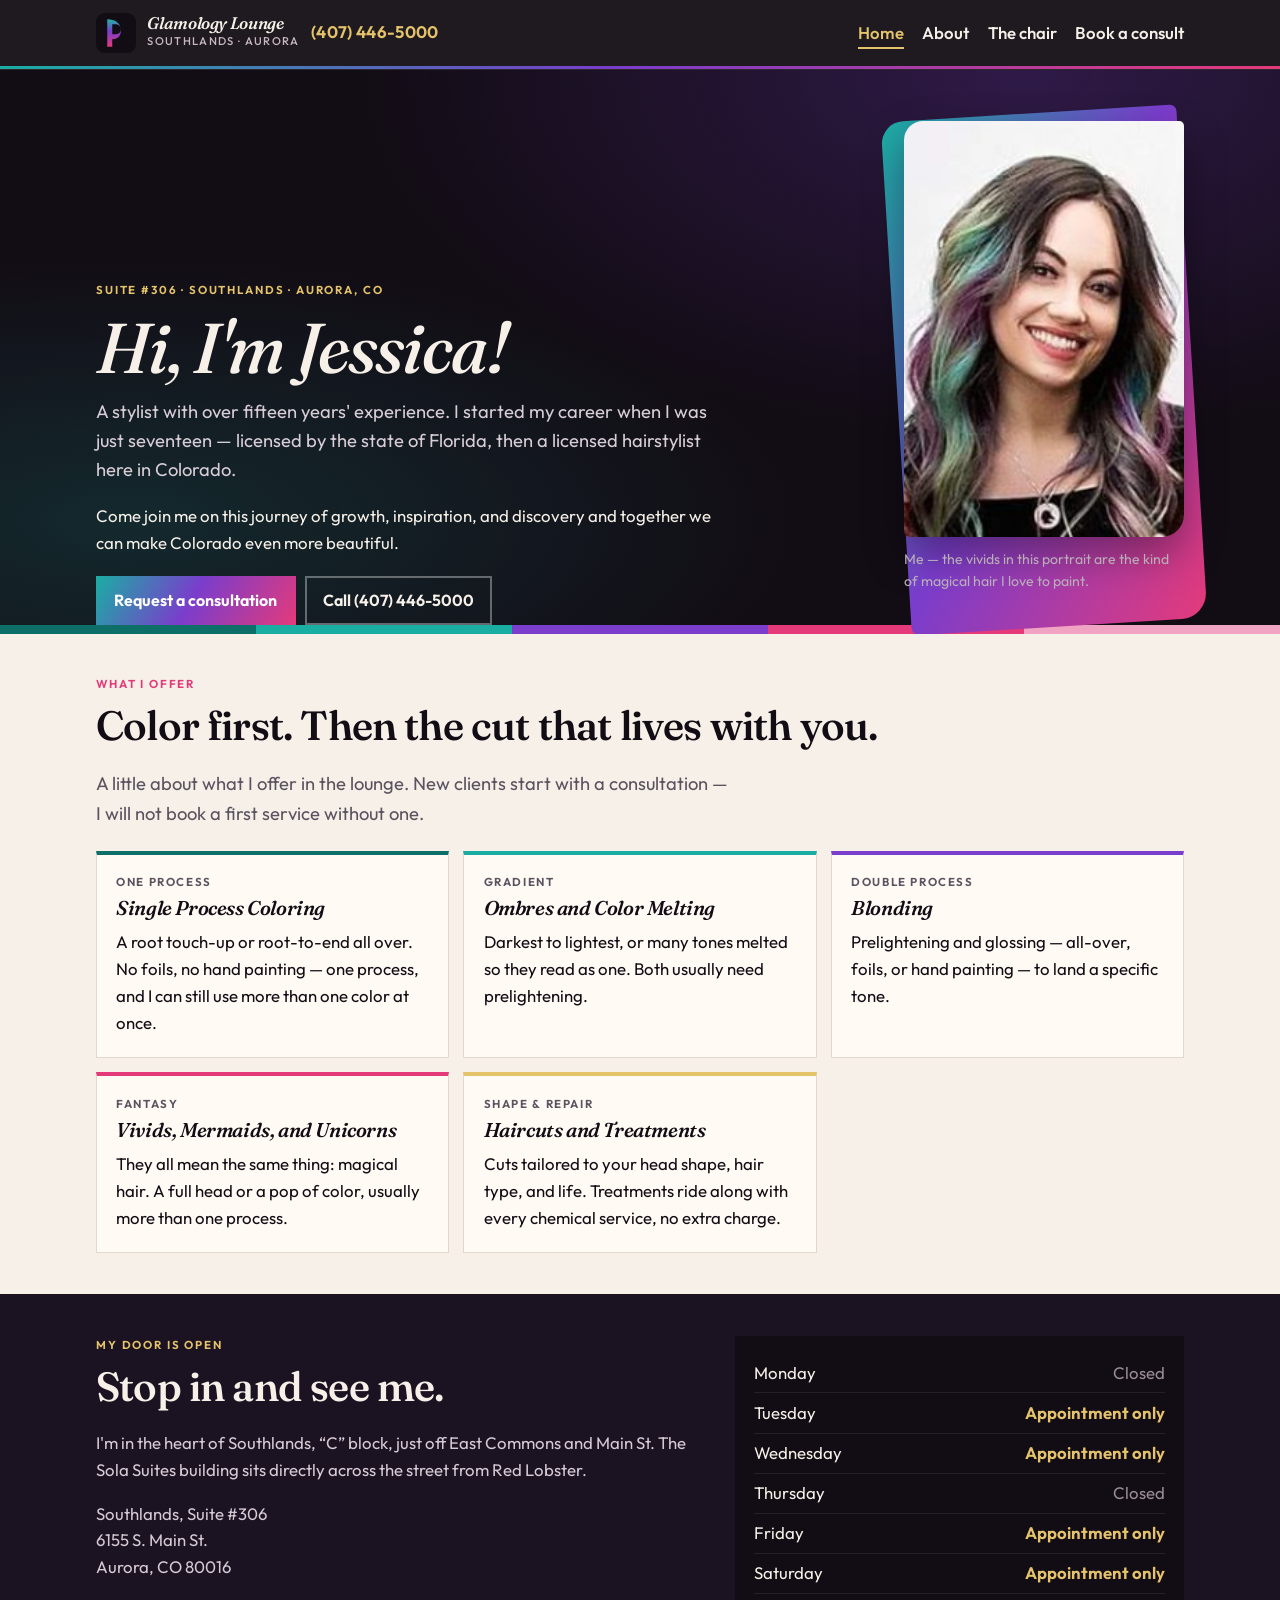
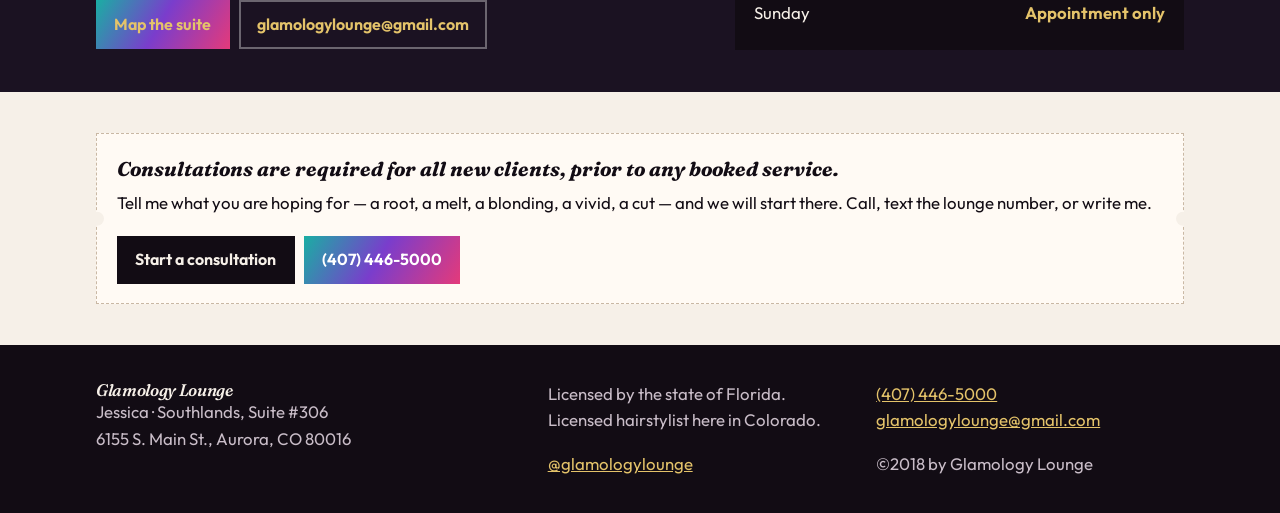
<file: index.html>
<!DOCTYPE html>
<html lang="en">
<head>
  <meta charset="utf-8">
  <meta name="viewport" content="width=device-width, initial-scale=1">
  <title>Glamology Lounge | Jessica, colorist in Southlands, Aurora</title>
  <meta name="description" content="Hi, I'm Jessica — a stylist with over fifteen years' experience. Color, vivids, cuts, and treatments at Southlands, Suite 306, Aurora. Consultations required for new clients.">
  <meta name="theme-color" content="#120c14">
  <link rel="icon" href="assets/favicon.svg" type="image/svg+xml">
  <link rel="preconnect" href="https://fonts.googleapis.com">
  <link rel="preconnect" href="https://fonts.gstatic.com" crossorigin>
  <link href="https://fonts.googleapis.com/css2?family=Fraunces:ital,opsz,wght@0,9..144,500;0,9..144,600;1,9..144,500;1,9..144,600&family=Outfit:wght@400;550;650&display=swap" rel="stylesheet">
  <link rel="stylesheet" href="assets/styles.css">
  <script type="application/ld+json">
  {
    "@context": "https://schema.org",
    "@type": "HairSalon",
    "name": "Glamology Lounge",
    "image": "assets/jessica.jpg",
    "url": "https://glamologylounge.wixsite.com/lounge",
    "telephone": "+14074465000",
    "email": "glamologylounge@gmail.com",
    "address": {
      "@type": "PostalAddress",
      "streetAddress": "Southlands, Suite #306, 6155 S. Main St.",
      "addressLocality": "Aurora",
      "addressRegion": "CO",
      "postalCode": "80016",
      "addressCountry": "US"
    },
    "founder": { "@type": "Person", "name": "Jessica", "jobTitle": "Hairstylist" },
    "sameAs": ["https://www.instagram.com/glamologylounge"]
  }
  </script>
</head>
<body>
  <a class="skip" href="#main">Skip to content</a>
  <header class="site-header">
    <div class="wrap header-bar">
      <a class="brand" href="index.html">
        <img src="assets/mark.svg" alt="">
        <span>
          <span class="wordmark">Glamology Lounge</span>
          <small>Southlands · Aurora</small>
        </span>
      </a>
      <a class="header-call" href="tel:+14074465000">(407) 446-5000</a>
      <button class="nav-toggle" type="button" aria-expanded="false" aria-controls="site-nav">Menu</button>
      <nav id="site-nav" hidden>
        <ul>
          <li><a href="index.html" aria-current="page">Home</a></li>
          <li><a href="about.html">About</a></li>
          <li><a href="services.html">The chair</a></li>
          <li><a href="contact.html">Book a consult</a></li>
        </ul>
      </nav>
    </div>
  </header>

  <main id="main">
    <section class="hero">
      <div class="wrap hero-grid">
        <div>
          <p class="eyebrow">Suite #306 · Southlands · Aurora, CO</p>
          <h1>Hi, I'm Jessica!</h1>
          <p class="lede">A stylist with over fifteen years' experience. I started my career when I was just seventeen — licensed by the state of Florida, then a licensed hairstylist here in Colorado.</p>
          <p>Come join me on this journey of growth, inspiration, and discovery and together we can make Colorado even more beautiful.</p>
          <div class="btn-row">
            <a class="btn btn-melt" href="contact.html">Request a consultation</a>
            <a class="btn btn-ghost" href="tel:+14074465000">Call (407) 446-5000</a>
          </div>
        </div>
        <figure class="hero-photo">
          <img src="assets/jessica.jpg" width="202" height="300" alt="Jessica, stylist at Glamology Lounge, with vivid teal, purple, and magenta in her hair. Portrait by Fall Child Photography.">
          <figcaption>Me — the vivids in this portrait are the kind of magical hair I love to paint.</figcaption>
        </figure>
      </div>
      <div class="meltbar" aria-hidden="true"><span></span><span></span><span></span><span></span><span></span></div>
    </section>

    <section class="section">
      <div class="wrap">
        <p class="kicker">What I offer</p>
        <h2>Color first. Then the cut that lives with you.</h2>
        <p class="lede">A little about what I offer in the lounge. New clients start with a consultation — I will not book a first service without one.</p>
        <div class="cards cols-3" style="margin-top:1.4rem">
          <article class="card">
            <p class="process">One process</p>
            <h3><a href="services.html#single">Single Process Coloring</a></h3>
            <p>A root touch-up or root-to-end all over. No foils, no hand painting — one process, and I can still use more than one color at once.</p>
          </article>
          <article class="card">
            <p class="process">Gradient</p>
            <h3><a href="services.html#ombre">Ombres and Color Melting</a></h3>
            <p>Darkest to lightest, or many tones melted so they read as one. Both usually need prelightening.</p>
          </article>
          <article class="card">
            <p class="process">Double process</p>
            <h3><a href="services.html#blonding">Blonding</a></h3>
            <p>Prelightening and glossing — all-over, foils, or hand painting — to land a specific tone.</p>
          </article>
          <article class="card">
            <p class="process">Fantasy</p>
            <h3><a href="services.html#vivids">Vivids, Mermaids, and Unicorns</a></h3>
            <p>They all mean the same thing: magical hair. A full head or a pop of color, usually more than one process.</p>
          </article>
          <article class="card">
            <p class="process">Shape &amp; repair</p>
            <h3><a href="services.html#cuts">Haircuts and Treatments</a></h3>
            <p>Cuts tailored to your head shape, hair type, and life. Treatments ride along with every chemical service, no extra charge.</p>
          </article>
        </div>
      </div>
    </section>

    <section class="section section-ink">
      <div class="wrap split">
        <div>
          <p class="kicker" style="color:var(--gold)">My door is open</p>
          <h2>Stop in and see me.</h2>
          <p>I'm in the heart of Southlands, “C” block, just off East Commons and Main St. The Sola Suites building sits directly across the street from Red Lobster.</p>
          <p>Southlands, Suite #306<br>6155 S. Main St.<br>Aurora, CO 80016</p>
          <div class="btn-row">
            <a class="btn btn-melt" href="https://www.google.com/maps/search/?api=1&amp;query=6155+S+Main+St+Suite+306+Aurora+CO+80016" rel="noopener">Map the suite</a>
            <a class="btn btn-ghost" href="mailto:glamologylounge@gmail.com">glamologylounge@gmail.com</a>
          </div>
        </div>
        <div>
          <ul class="hours">
            <li><span>Monday</span><span class="shut">Closed</span></li>
            <li><span>Tuesday</span><span class="open">Appointment only</span></li>
            <li><span>Wednesday</span><span class="open">Appointment only</span></li>
            <li><span>Thursday</span><span class="shut">Closed</span></li>
            <li><span>Friday</span><span class="open">Appointment only</span></li>
            <li><span>Saturday</span><span class="open">Appointment only</span></li>
            <li><span>Sunday</span><span class="open">Appointment only</span></li>
          </ul>
        </div>
      </div>
    </section>

    <section class="section">
      <div class="wrap">
        <div class="ticket">
          <strong>Consultations are required for all new clients, prior to any booked service.</strong>
          <p>Tell me what you are hoping for — a root, a melt, a blonding, a vivid, a cut — and we will start there. Call, text the lounge number, or write me.</p>
          <div class="btn-row">
            <a class="btn btn-ink" href="contact.html">Start a consultation</a>
            <a class="btn btn-melt" href="tel:+14074465000">(407) 446-5000</a>
          </div>
        </div>
      </div>
    </section>
  </main>

  <footer class="site-footer">
    <div class="wrap footer-grid">
      <div>
        <span class="wordmark">Glamology Lounge</span>
        <p>Jessica · Southlands, Suite #306<br>6155 S. Main St., Aurora, CO 80016</p>
      </div>
      <div>
        <p>Licensed by the state of Florida.<br>Licensed hairstylist here in Colorado.</p>
        <p><a href="https://www.instagram.com/glamologylounge">@glamologylounge</a></p>
      </div>
      <div>
        <p><a href="tel:+14074465000">(407) 446-5000</a><br>
        <a href="mailto:glamologylounge@gmail.com">glamologylounge@gmail.com</a></p>
        <p>©2018 by Glamology Lounge</p>
      </div>
    </div>
  </footer>
  <nav class="dock" aria-label="Quick contact">
    <a href="tel:+14074465000">Call Jessica</a>
    <a href="contact.html">Consultation</a>
  </nav>
  <script src="assets/site.js"></script>
</body>
</html>
</file>
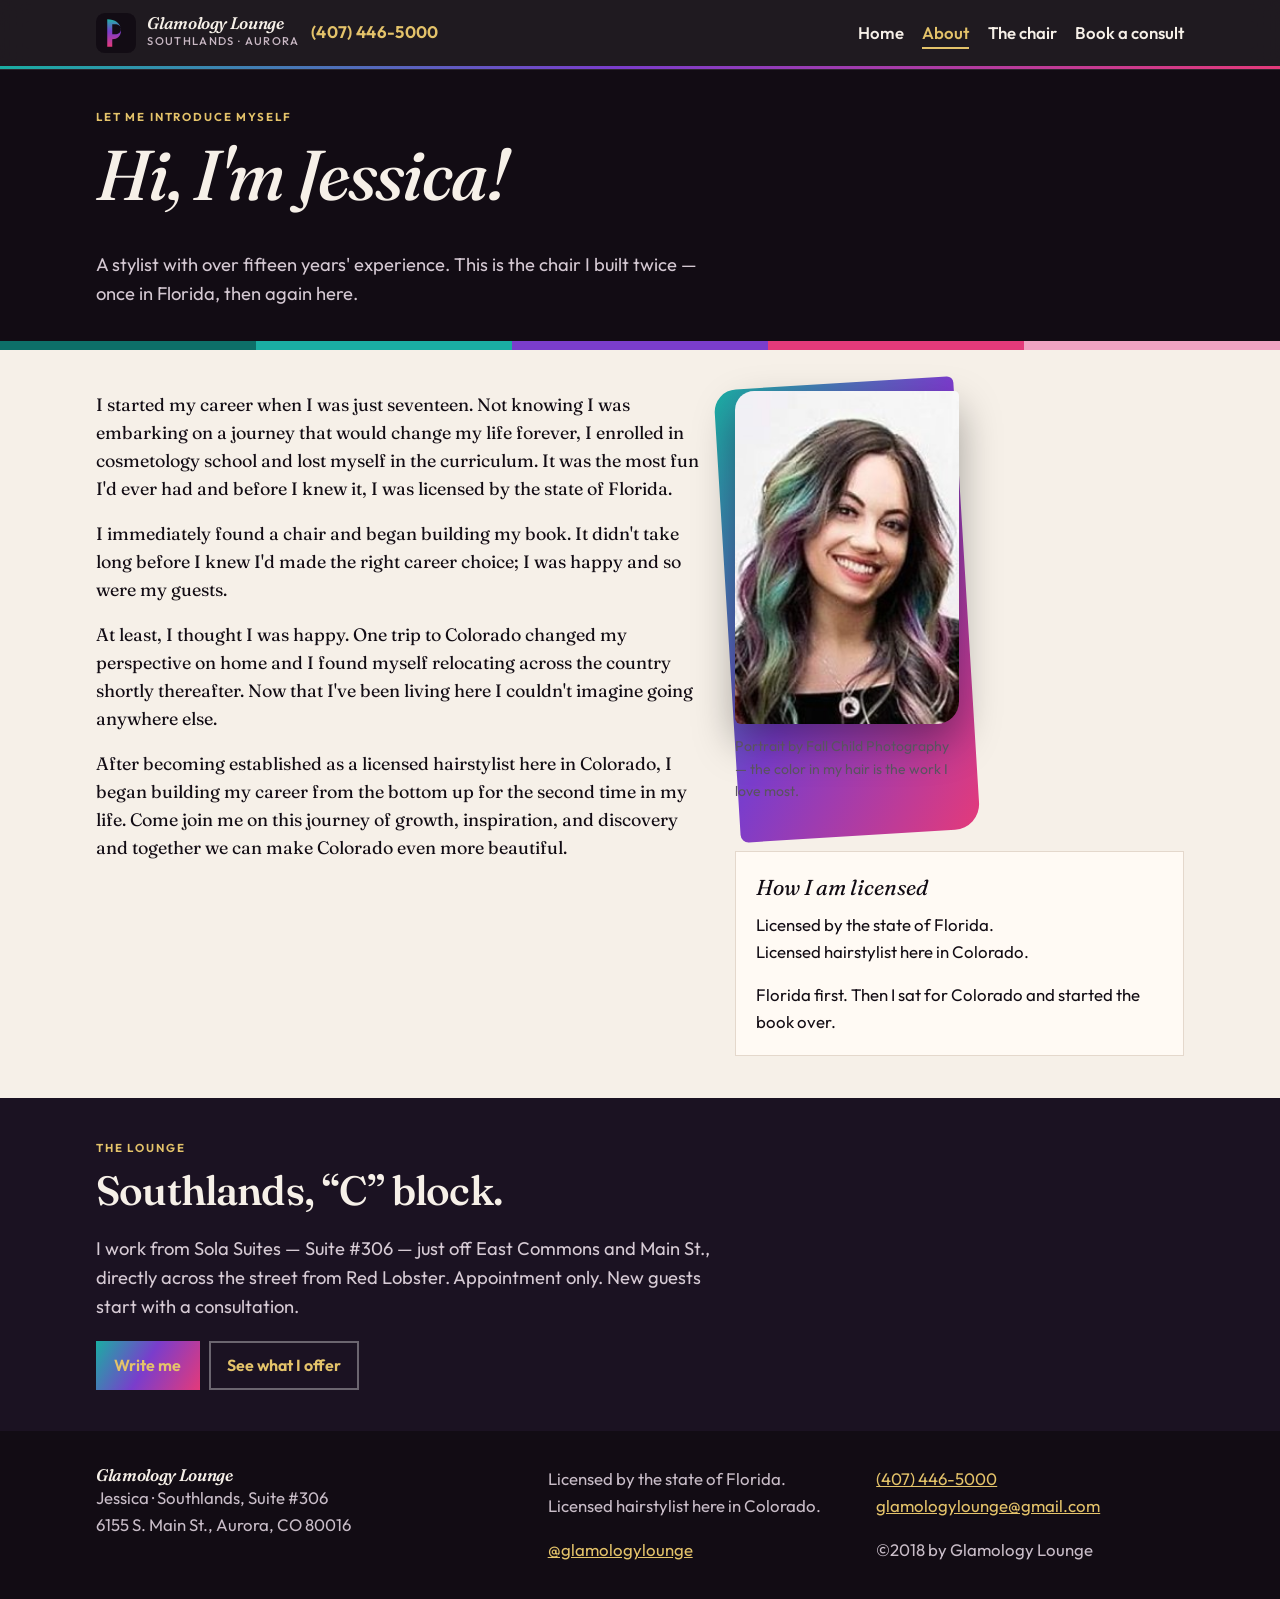
<file: about.html>
<!DOCTYPE html>
<html lang="en">
<head>
  <meta charset="utf-8">
  <meta name="viewport" content="width=device-width, initial-scale=1">
  <title>About Jessica | Glamology Lounge, Aurora</title>
  <meta name="description" content="Hi, I'm Jessica. I started at seventeen, was licensed by the state of Florida, then built my book again as a licensed hairstylist in Colorado.">
  <meta name="theme-color" content="#120c14">
  <link rel="icon" href="assets/favicon.svg" type="image/svg+xml">
  <link rel="preconnect" href="https://fonts.googleapis.com">
  <link rel="preconnect" href="https://fonts.gstatic.com" crossorigin>
  <link href="https://fonts.googleapis.com/css2?family=Fraunces:ital,opsz,wght@0,9..144,500;0,9..144,600;1,9..144,500;1,9..144,600&family=Outfit:wght@400;550;650&display=swap" rel="stylesheet">
  <link rel="stylesheet" href="assets/styles.css">
</head>
<body>
  <a class="skip" href="#main">Skip to content</a>
  <header class="site-header">
    <div class="wrap header-bar">
      <a class="brand" href="index.html">
        <img src="assets/mark.svg" alt="">
        <span>
          <span class="wordmark">Glamology Lounge</span>
          <small>Southlands · Aurora</small>
        </span>
      </a>
      <a class="header-call" href="tel:+14074465000">(407) 446-5000</a>
      <button class="nav-toggle" type="button" aria-expanded="false" aria-controls="site-nav">Menu</button>
      <nav id="site-nav" hidden>
        <ul>
          <li><a href="index.html">Home</a></li>
          <li><a href="about.html" aria-current="page">About</a></li>
          <li><a href="services.html">The chair</a></li>
          <li><a href="contact.html">Book a consult</a></li>
        </ul>
      </nav>
    </div>
  </header>

  <main id="main">
    <section class="page-hero">
      <div class="wrap">
        <p class="eyebrow">Let me introduce myself</p>
        <h1>Hi, I'm Jessica!</h1>
        <p class="lede">A stylist with over fifteen years' experience. This is the chair I built twice — once in Florida, then again here.</p>
      </div>
    </section>
    <div class="meltbar" aria-hidden="true"><span></span><span></span><span></span><span></span><span></span></div>

    <section class="section">
      <div class="wrap split">
        <div class="story">
          <p>I started my career when I was just seventeen. Not knowing I was embarking on a journey that would change my life forever, I enrolled in cosmetology school and lost myself in the curriculum. It was the most fun I'd ever had and before I knew it, I was licensed by the state of Florida.</p>
          <p>I immediately found a chair and began building my book. It didn't take long before I knew I'd made the right career choice; I was happy and so were my guests.</p>
          <p>At least, I thought I was happy. One trip to Colorado changed my perspective on home and I found myself relocating across the country shortly thereafter. Now that I've been living here I couldn't imagine going anywhere else.</p>
          <p>After becoming established as a licensed hairstylist here in Colorado, I began building my career from the bottom up for the second time in my life. Come join me on this journey of growth, inspiration, and discovery and together we can make Colorado even more beautiful.</p>
        </div>
        <aside>
          <figure class="hero-photo" style="width:min(14rem,70vw);margin-bottom:1.4rem">
            <img src="assets/jessica.jpg" width="202" height="300" alt="Jessica, stylist at Glamology Lounge, with vivid teal, purple, and magenta in her hair. Portrait by Fall Child Photography.">
            <figcaption style="color:var(--mute)">Portrait by Fall Child Photography — the color in my hair is the work I love most.</figcaption>
          </figure>
          <div class="locator">
            <p class="pin">How I am licensed</p>
            <p>Licensed by the state of Florida.<br>Licensed hairstylist here in Colorado.</p>
            <p>Florida first. Then I sat for Colorado and started the book over.</p>
          </div>
        </aside>
      </div>
    </section>

    <section class="section section-ink">
      <div class="wrap">
        <p class="kicker" style="color:var(--gold)">The lounge</p>
        <h2>Southlands, “C” block.</h2>
        <p class="lede">I work from Sola Suites — Suite #306 — just off East Commons and Main St., directly across the street from Red Lobster. Appointment only. New guests start with a consultation.</p>
        <div class="btn-row">
          <a class="btn btn-melt" href="contact.html">Write me</a>
          <a class="btn btn-ghost" href="services.html">See what I offer</a>
        </div>
      </div>
    </section>
  </main>

  <footer class="site-footer">
    <div class="wrap footer-grid">
      <div>
        <span class="wordmark">Glamology Lounge</span>
        <p>Jessica · Southlands, Suite #306<br>6155 S. Main St., Aurora, CO 80016</p>
      </div>
      <div>
        <p>Licensed by the state of Florida.<br>Licensed hairstylist here in Colorado.</p>
        <p><a href="https://www.instagram.com/glamologylounge">@glamologylounge</a></p>
      </div>
      <div>
        <p><a href="tel:+14074465000">(407) 446-5000</a><br>
        <a href="mailto:glamologylounge@gmail.com">glamologylounge@gmail.com</a></p>
        <p>©2018 by Glamology Lounge</p>
      </div>
    </div>
  </footer>
  <nav class="dock" aria-label="Quick contact">
    <a href="tel:+14074465000">Call Jessica</a>
    <a href="contact.html">Consultation</a>
  </nav>
  <script src="assets/site.js"></script>
</body>
</html>
</file>
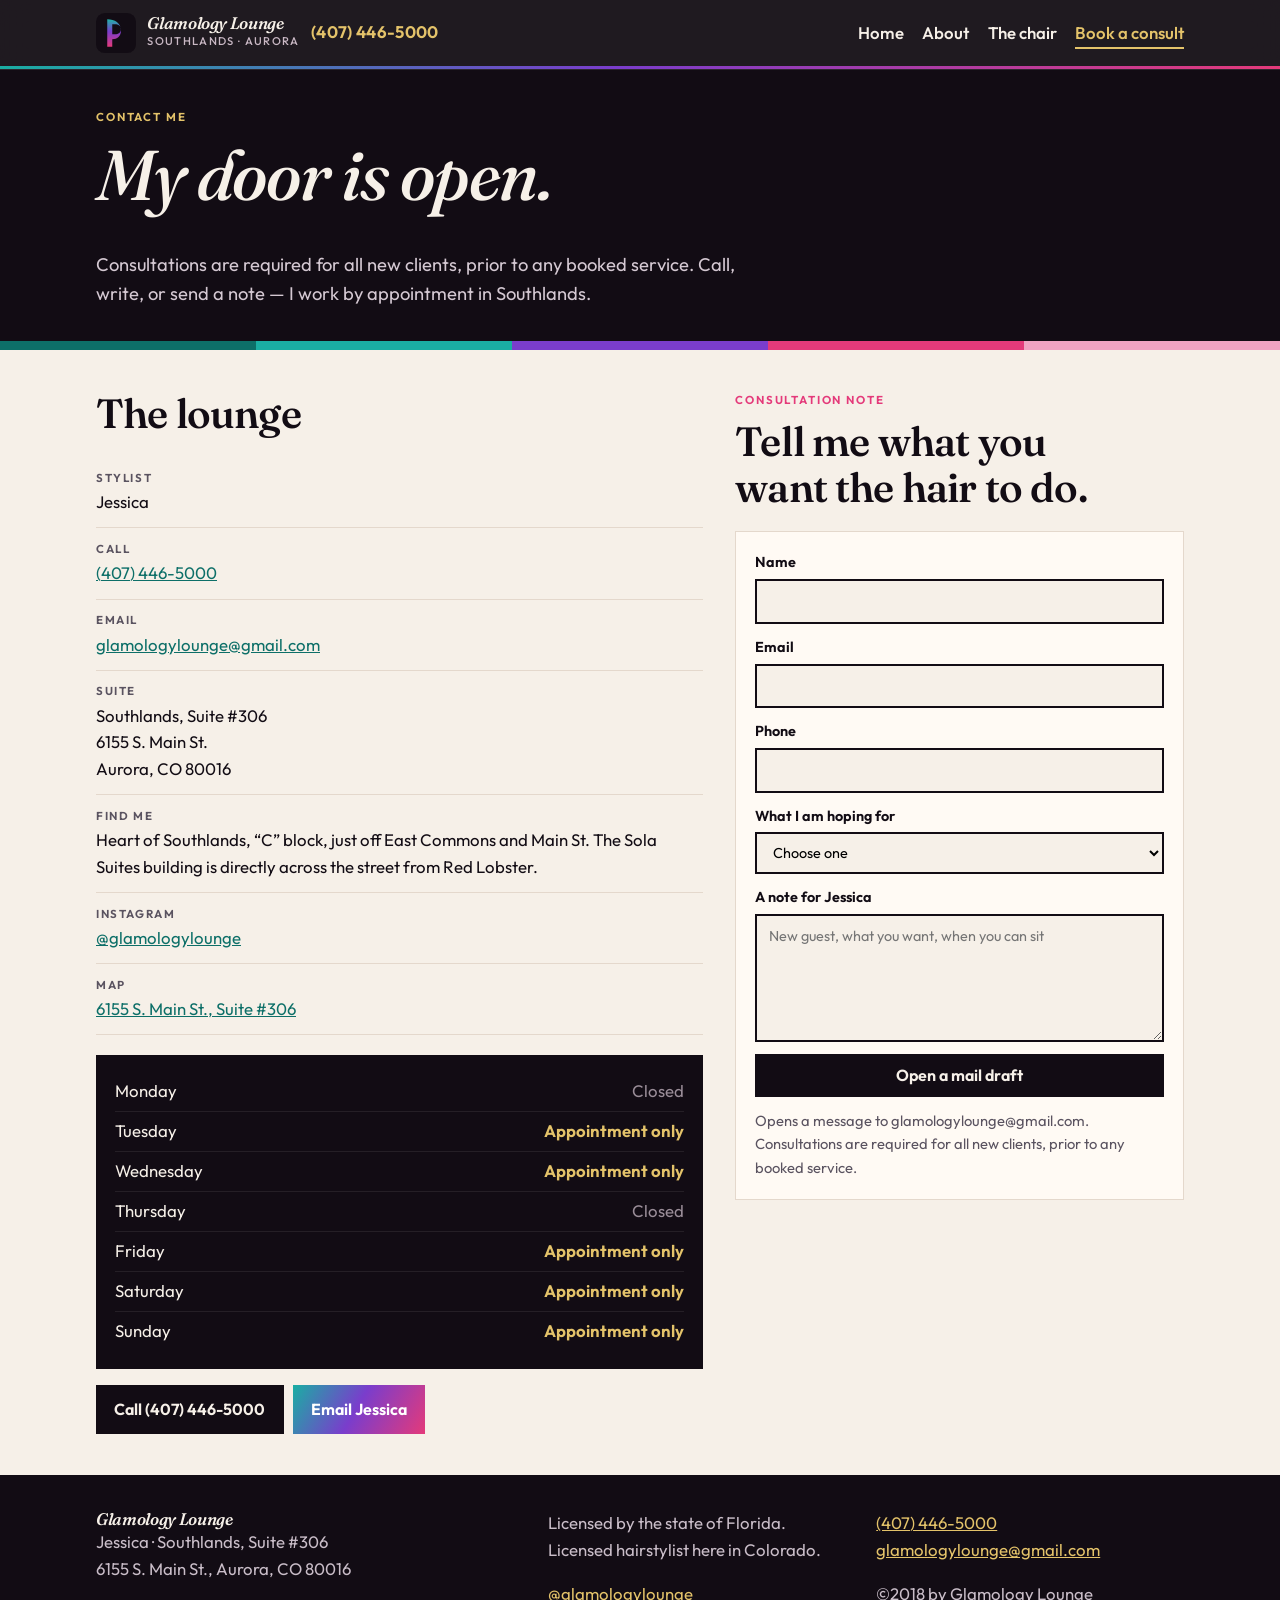
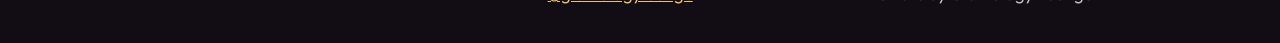
<file: contact.html>
<!DOCTYPE html>
<html lang="en">
<head>
  <meta charset="utf-8">
  <meta name="viewport" content="width=device-width, initial-scale=1">
  <title>Contact Jessica | Glamology Lounge, Southlands</title>
  <meta name="description" content="Consultations required for new clients. Call (407) 446-5000 or email glamologylounge@gmail.com. Southlands, Suite #306, 6155 S. Main St., Aurora, CO 80016.">
  <meta name="theme-color" content="#120c14">
  <link rel="icon" href="assets/favicon.svg" type="image/svg+xml">
  <link rel="preconnect" href="https://fonts.googleapis.com">
  <link rel="preconnect" href="https://fonts.gstatic.com" crossorigin>
  <link href="https://fonts.googleapis.com/css2?family=Fraunces:ital,opsz,wght@0,9..144,500;0,9..144,600;1,9..144,500;1,9..144,600&family=Outfit:wght@400;550;650&display=swap" rel="stylesheet">
  <link rel="stylesheet" href="assets/styles.css">
</head>
<body>
  <a class="skip" href="#main">Skip to content</a>
  <header class="site-header">
    <div class="wrap header-bar">
      <a class="brand" href="index.html">
        <img src="assets/mark.svg" alt="">
        <span>
          <span class="wordmark">Glamology Lounge</span>
          <small>Southlands · Aurora</small>
        </span>
      </a>
      <a class="header-call" href="tel:+14074465000">(407) 446-5000</a>
      <button class="nav-toggle" type="button" aria-expanded="false" aria-controls="site-nav">Menu</button>
      <nav id="site-nav" hidden>
        <ul>
          <li><a href="index.html">Home</a></li>
          <li><a href="about.html">About</a></li>
          <li><a href="services.html">The chair</a></li>
          <li><a href="contact.html" aria-current="page">Book a consult</a></li>
        </ul>
      </nav>
    </div>
  </header>

  <main id="main">
    <section class="page-hero">
      <div class="wrap">
        <p class="eyebrow">Contact me</p>
        <h1>My door is open.</h1>
        <p class="lede">Consultations are required for all new clients, prior to any booked service. Call, write, or send a note — I work by appointment in Southlands.</p>
      </div>
    </section>
    <div class="meltbar" aria-hidden="true"><span></span><span></span><span></span><span></span><span></span></div>

    <section class="section">
      <div class="wrap split">
        <div>
          <h2>The lounge</h2>
          <ul class="contact-list">
            <li><span>Stylist</span>Jessica</li>
            <li><span>Call</span><a href="tel:+14074465000">(407) 446-5000</a></li>
            <li><span>Email</span><a href="mailto:glamologylounge@gmail.com">glamologylounge@gmail.com</a></li>
            <li><span>Suite</span>Southlands, Suite #306<br>6155 S. Main St.<br>Aurora, CO 80016</li>
            <li><span>Find me</span>Heart of Southlands, “C” block, just off East Commons and Main St. The Sola Suites building is directly across the street from Red Lobster.</li>
            <li><span>Instagram</span><a href="https://www.instagram.com/glamologylounge">@glamologylounge</a></li>
            <li><span>Map</span><a href="https://www.google.com/maps/search/?api=1&amp;query=6155+S+Main+St+Suite+306+Aurora+CO+80016" rel="noopener">6155 S. Main St., Suite #306</a></li>
          </ul>
          <ul class="hours">
            <li><span>Monday</span><span class="shut">Closed</span></li>
            <li><span>Tuesday</span><span class="open">Appointment only</span></li>
            <li><span>Wednesday</span><span class="open">Appointment only</span></li>
            <li><span>Thursday</span><span class="shut">Closed</span></li>
            <li><span>Friday</span><span class="open">Appointment only</span></li>
            <li><span>Saturday</span><span class="open">Appointment only</span></li>
            <li><span>Sunday</span><span class="open">Appointment only</span></li>
          </ul>
          <p class="btn-row" style="margin-top:1rem">
            <a class="btn btn-ink" href="tel:+14074465000">Call (407) 446-5000</a>
            <a class="btn btn-melt" href="mailto:glamologylounge@gmail.com">Email Jessica</a>
          </p>
        </div>
        <div>
          <p class="kicker">Consultation note</p>
          <h2>Tell me what you want the hair to do.</h2>
          <form class="form" data-note-form>
            <label for="name">Name
              <input id="name" name="name" autocomplete="name">
            </label>
            <label for="email">Email
              <input id="email" name="email" type="email" autocomplete="email">
            </label>
            <label for="phone">Phone
              <input id="phone" name="phone" type="tel" autocomplete="tel">
            </label>
            <label for="service">What I am hoping for
              <select id="service" name="service">
                <option value="">Choose one</option>
                <option>Single Process Coloring</option>
                <option>Ombres and Color Melting</option>
                <option>Blonding</option>
                <option>Vivids, Mermaids, and Unicorns</option>
                <option>Haircuts and Treatments</option>
                <option>Not sure yet — start with a consult</option>
              </select>
            </label>
            <label for="message">A note for Jessica
              <textarea id="message" name="message" placeholder="New guest, what you want, when you can sit"></textarea>
            </label>
            <button class="btn btn-ink" type="submit">Open a mail draft</button>
            <p class="note">Opens a message to glamologylounge@gmail.com. Consultations are required for all new clients, prior to any booked service.</p>
          </form>
        </div>
      </div>
    </section>
  </main>

  <footer class="site-footer">
    <div class="wrap footer-grid">
      <div>
        <span class="wordmark">Glamology Lounge</span>
        <p>Jessica · Southlands, Suite #306<br>6155 S. Main St., Aurora, CO 80016</p>
      </div>
      <div>
        <p>Licensed by the state of Florida.<br>Licensed hairstylist here in Colorado.</p>
        <p><a href="https://www.instagram.com/glamologylounge">@glamologylounge</a></p>
      </div>
      <div>
        <p><a href="tel:+14074465000">(407) 446-5000</a><br>
        <a href="mailto:glamologylounge@gmail.com">glamologylounge@gmail.com</a></p>
        <p>©2018 by Glamology Lounge</p>
      </div>
    </div>
  </footer>
  <nav class="dock" aria-label="Quick contact">
    <a href="tel:+14074465000">Call Jessica</a>
    <a href="mailto:glamologylounge@gmail.com">Email</a>
  </nav>
  <script src="assets/site.js"></script>
</body>
</html>
</file>
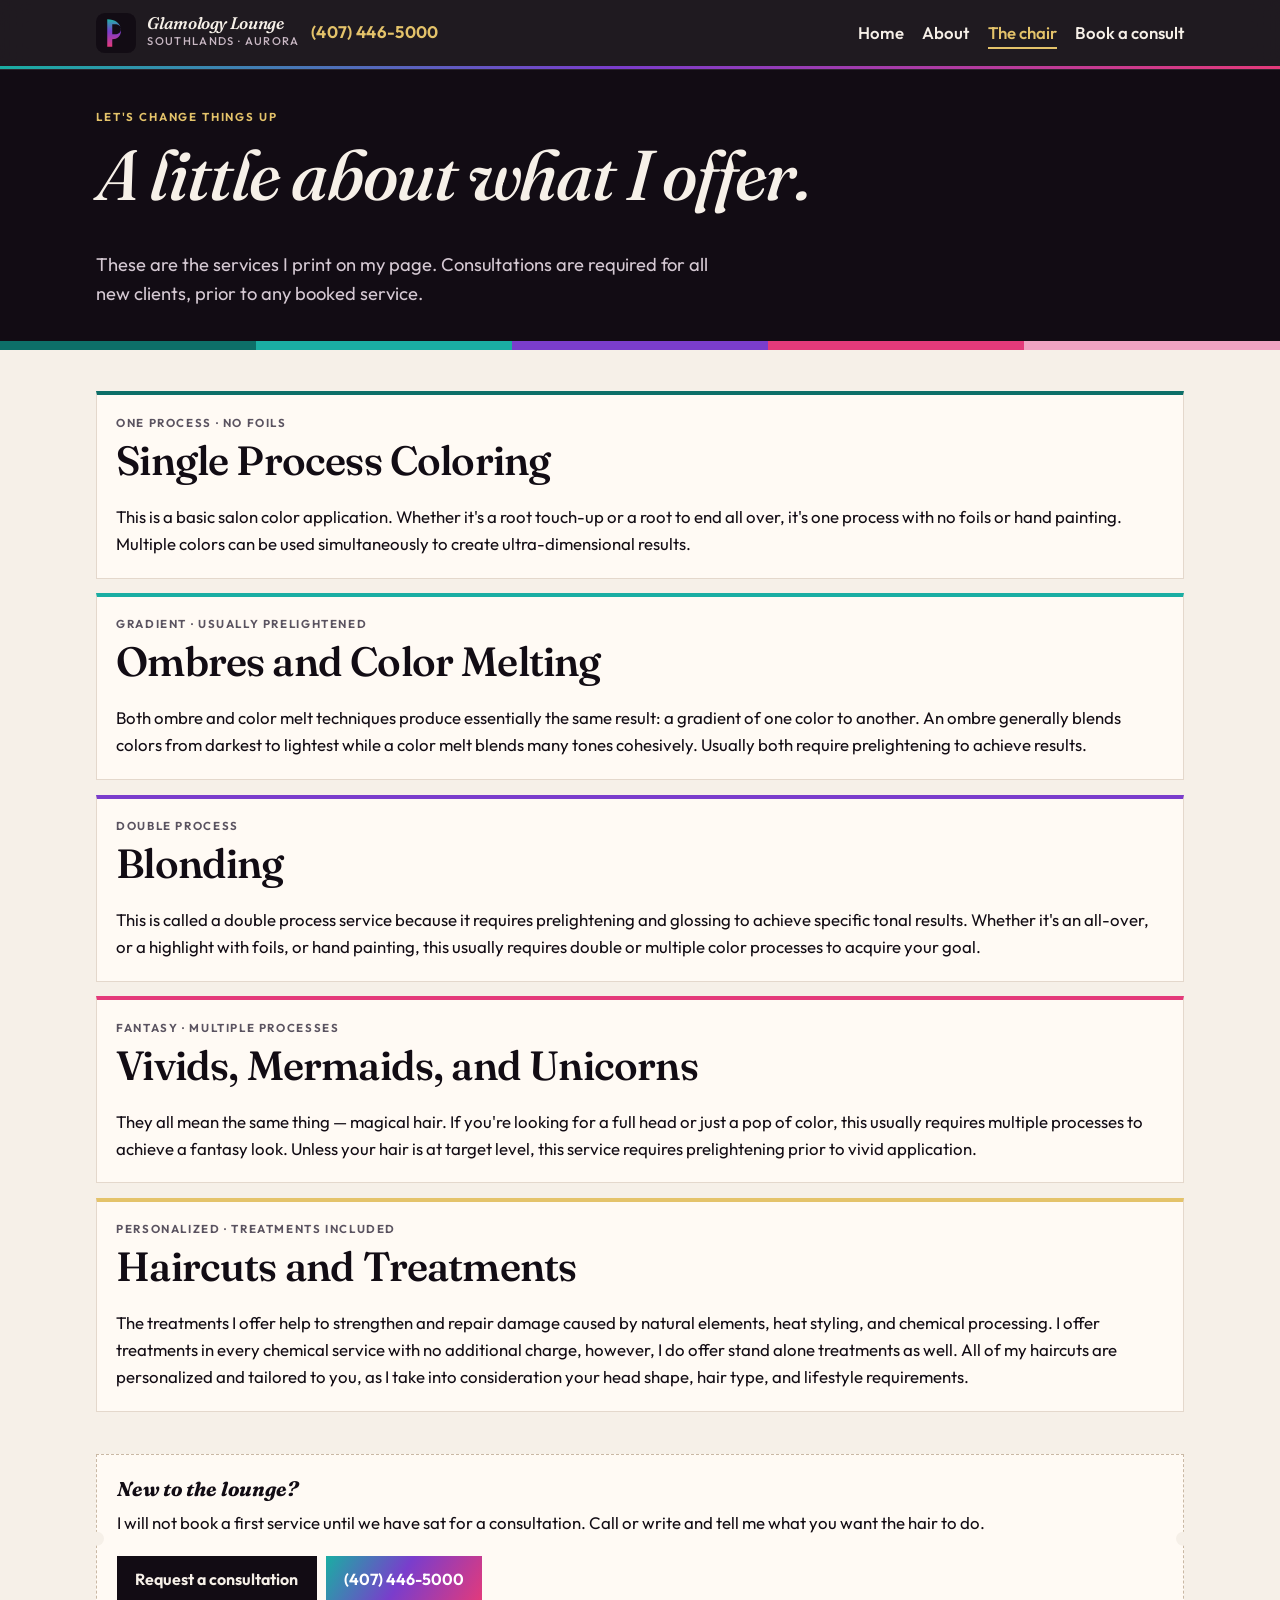
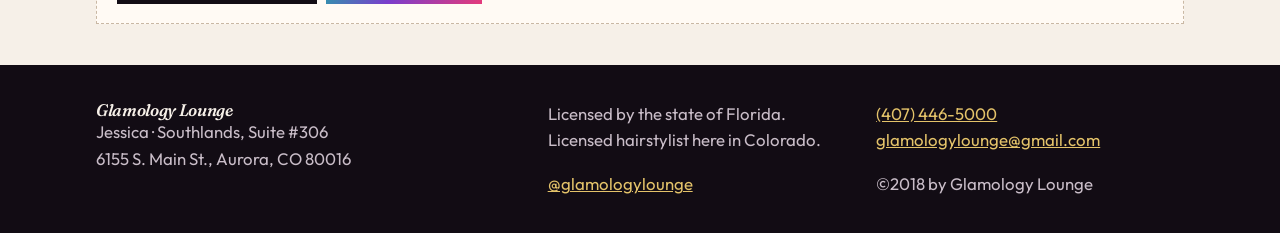
<file: services.html>
<!DOCTYPE html>
<html lang="en">
<head>
  <meta charset="utf-8">
  <meta name="viewport" content="width=device-width, initial-scale=1">
  <title>Color, vivids, cuts | Glamology Lounge</title>
  <meta name="description" content="Single process color, ombres and color melting, blonding, vivids / mermaids / unicorns, haircuts and treatments. Consultations required for new clients.">
  <meta name="theme-color" content="#120c14">
  <link rel="icon" href="assets/favicon.svg" type="image/svg+xml">
  <link rel="preconnect" href="https://fonts.googleapis.com">
  <link rel="preconnect" href="https://fonts.gstatic.com" crossorigin>
  <link href="https://fonts.googleapis.com/css2?family=Fraunces:ital,opsz,wght@0,9..144,500;0,9..144,600;1,9..144,500;1,9..144,600&family=Outfit:wght@400;550;650&display=swap" rel="stylesheet">
  <link rel="stylesheet" href="assets/styles.css">
</head>
<body>
  <a class="skip" href="#main">Skip to content</a>
  <header class="site-header">
    <div class="wrap header-bar">
      <a class="brand" href="index.html">
        <img src="assets/mark.svg" alt="">
        <span>
          <span class="wordmark">Glamology Lounge</span>
          <small>Southlands · Aurora</small>
        </span>
      </a>
      <a class="header-call" href="tel:+14074465000">(407) 446-5000</a>
      <button class="nav-toggle" type="button" aria-expanded="false" aria-controls="site-nav">Menu</button>
      <nav id="site-nav" hidden>
        <ul>
          <li><a href="index.html">Home</a></li>
          <li><a href="about.html">About</a></li>
          <li><a href="services.html" aria-current="page">The chair</a></li>
          <li><a href="contact.html">Book a consult</a></li>
        </ul>
      </nav>
    </div>
  </header>

  <main id="main">
    <section class="page-hero">
      <div class="wrap">
        <p class="eyebrow">Let's change things up</p>
        <h1>A little about what I offer.</h1>
        <p class="lede">These are the services I print on my page. Consultations are required for all new clients, prior to any booked service.</p>
      </div>
    </section>
    <div class="meltbar" aria-hidden="true"><span></span><span></span><span></span><span></span><span></span></div>

    <section class="section">
      <div class="wrap cards">
        <article class="card" id="single">
          <p class="process">One process · no foils</p>
          <h2>Single Process Coloring</h2>
          <p>This is a basic salon color application. Whether it's a root touch-up or a root to end all over, it's one process with no foils or hand painting. Multiple colors can be used simultaneously to create ultra-dimensional results.</p>
        </article>
        <article class="card" id="ombre">
          <p class="process">Gradient · usually prelightened</p>
          <h2>Ombres and Color Melting</h2>
          <p>Both ombre and color melt techniques produce essentially the same result: a gradient of one color to another. An ombre generally blends colors from darkest to lightest while a color melt blends many tones cohesively. Usually both require prelightening to achieve results.</p>
        </article>
        <article class="card" id="blonding">
          <p class="process">Double process</p>
          <h2>Blonding</h2>
          <p>This is called a double process service because it requires prelightening and glossing to achieve specific tonal results. Whether it's an all-over, or a highlight with foils, or hand painting, this usually requires double or multiple color processes to acquire your goal.</p>
        </article>
        <article class="card" id="vivids">
          <p class="process">Fantasy · multiple processes</p>
          <h2>Vivids, Mermaids, and Unicorns</h2>
          <p>They all mean the same thing — magical hair. If you're looking for a full head or just a pop of color, this usually requires multiple processes to achieve a fantasy look. Unless your hair is at target level, this service requires prelightening prior to vivid application.</p>
        </article>
        <article class="card" id="cuts">
          <p class="process">Personalized · treatments included</p>
          <h2>Haircuts and Treatments</h2>
          <p>The treatments I offer help to strengthen and repair damage caused by natural elements, heat styling, and chemical processing. I offer treatments in every chemical service with no additional charge, however, I do offer stand alone treatments as well. All of my haircuts are personalized and tailored to you, as I take into consideration your head shape, hair type, and lifestyle requirements.</p>
        </article>
      </div>
    </section>

    <section class="section" style="padding-top:0">
      <div class="wrap">
        <div class="ticket">
          <strong>New to the lounge?</strong>
          <p>I will not book a first service until we have sat for a consultation. Call or write and tell me what you want the hair to do.</p>
          <div class="btn-row">
            <a class="btn btn-ink" href="contact.html">Request a consultation</a>
            <a class="btn btn-melt" href="tel:+14074465000">(407) 446-5000</a>
          </div>
        </div>
      </div>
    </section>
  </main>

  <footer class="site-footer">
    <div class="wrap footer-grid">
      <div>
        <span class="wordmark">Glamology Lounge</span>
        <p>Jessica · Southlands, Suite #306<br>6155 S. Main St., Aurora, CO 80016</p>
      </div>
      <div>
        <p>Licensed by the state of Florida.<br>Licensed hairstylist here in Colorado.</p>
        <p><a href="https://www.instagram.com/glamologylounge">@glamologylounge</a></p>
      </div>
      <div>
        <p><a href="tel:+14074465000">(407) 446-5000</a><br>
        <a href="mailto:glamologylounge@gmail.com">glamologylounge@gmail.com</a></p>
        <p>©2018 by Glamology Lounge</p>
      </div>
    </div>
  </footer>
  <nav class="dock" aria-label="Quick contact">
    <a href="tel:+14074465000">Call Jessica</a>
    <a href="contact.html">Consultation</a>
  </nav>
  <script src="assets/site.js"></script>
</body>
</html>
</file>
<file: assets/styles.css>
/* Glamology Lounge — Southlands color-lab. Night ink, teal-to-magenta melt, Fraunces + Outfit. */
:root {
  --ink: #120c14;
  --lounge: #1b1222;
  --paper: #f6f0e8;
  --foam: #fffaf4;
  --mute: #5a5360;
  --line: #e4d8cc;
  --teal: #1aaea3;
  --teal-deep: #0d6f68;
  --magenta: #e43a7a;
  --violet: #7a3dcc;
  --gold: #e4c36a;
  --cream: #f3e6d2;
  --wrap: min(68rem, calc(100% - 1.6rem));
  --display: "Fraunces", "Iowan Old Style", Georgia, serif;
  --sans: "Outfit", "Segoe UI", sans-serif;
  --melt: linear-gradient(120deg, var(--teal), var(--violet) 48%, var(--magenta));
}

*, *::before, *::after { box-sizing: border-box; }
html { scroll-behavior: smooth; }
body {
  margin: 0;
  font-family: var(--sans);
  font-size: 1.05rem;
  line-height: 1.6;
  color: var(--ink);
  background: var(--paper);
  -webkit-font-smoothing: antialiased;
}
img { max-width: 100%; height: auto; display: block; }
a { color: var(--teal-deep); }
a:hover { color: var(--magenta); }
h1, h2, h3, .wordmark {
  font-family: var(--display);
  font-weight: 560;
  letter-spacing: -0.02em;
  line-height: 1.12;
  margin: 0 0 0.5em;
  text-wrap: balance;
}
h1 { font-size: clamp(2.3rem, 8vw, 4.4rem); font-style: italic; font-weight: 500; }
h2 { font-size: clamp(1.7rem, 4vw, 2.55rem); }
h3 { font-size: 1.25rem; font-style: italic; }
p { margin: 0 0 1em; }
p:last-child { margin-bottom: 0; }

.skip {
  position: absolute; left: 0.75rem; top: -4rem; z-index: 1000;
  background: var(--gold); color: var(--ink); padding: 0.5rem 0.8rem; font-weight: 650;
}
.skip:focus { top: 0.75rem; }
.wrap { width: var(--wrap); margin-inline: auto; }
.lede { font-size: 1.15rem; max-width: 40rem; color: var(--mute); }
.eyebrow, .kicker {
  font-family: var(--sans);
  font-weight: 650;
  text-transform: uppercase;
  letter-spacing: 0.16em;
  font-size: 0.72rem;
  margin: 0 0 0.6rem;
}
.eyebrow { color: var(--gold); }
.kicker { color: var(--magenta); }

:focus-visible {
  outline: 3px solid var(--teal);
  outline-offset: 3px;
}

.site-header {
  position: sticky; top: 0; z-index: 40;
  background: rgba(18, 12, 20, 0.94);
  backdrop-filter: blur(14px);
  color: var(--paper);
  border-bottom: 1px solid rgba(255,255,255,0.06);
}
.site-header::after {
  content: "";
  display: block;
  height: 3px;
  background: var(--melt);
}
.header-bar {
  display: flex; flex-wrap: wrap; align-items: center; gap: 0.7rem;
  min-height: 4.1rem; padding: 0.45rem 0;
}
.brand {
  display: flex; align-items: center; gap: 0.7rem;
  color: inherit; text-decoration: none; min-width: 0;
}
.brand img { width: 2.5rem; height: 2.5rem; }
.wordmark { font-size: 1.05rem; font-style: italic; display: block; color: var(--paper); margin: 0; }
.brand small { display: block; font-family: var(--sans); font-size: 0.7rem; letter-spacing: 0.12em; text-transform: uppercase; color: #c9b8c4; font-weight: 500; }
.header-call {
  margin-left: auto;
  color: var(--gold);
  font-weight: 650;
  text-decoration: none;
  letter-spacing: 0.02em;
}
.header-call:hover { color: var(--teal); }
.nav-toggle {
  appearance: none; border: 0; cursor: pointer;
  background: var(--magenta); color: #fff;
  font: inherit; font-weight: 650; padding: 0.42rem 0.8rem;
}
#site-nav { width: 100%; }
#site-nav ul {
  list-style: none; margin: 0; padding: 0 0 0.85rem;
  display: flex; flex-direction: column; gap: 0.15rem;
}
#site-nav a {
  color: var(--paper); text-decoration: none; font-weight: 550;
  padding: 0.3rem 0; border-bottom: 2px solid transparent;
}
#site-nav a[aria-current="page"] { color: var(--gold); border-bottom-color: var(--gold); }

.hero {
  background:
    radial-gradient(ellipse at 80% 0%, rgba(122,61,204,0.28), transparent 46%),
    radial-gradient(ellipse at 10% 80%, rgba(26,174,163,0.18), transparent 42%),
    var(--ink);
  color: var(--paper);
  padding: 2.6rem 0 0;
  overflow: hidden;
}
.hero-grid { display: grid; gap: 1.8rem; align-items: end; }
.hero h1 { margin-bottom: 0.55rem; }
.hero .lede { color: #d8cdd6; }
.hero-photo {
  margin: 0;
  position: relative;
  justify-self: center;
  width: min(16rem, 78vw);
}
.hero-photo::before {
  content: "";
  position: absolute; inset: -8px;
  background: var(--melt);
  border-radius: 1.4rem 0.4rem 1.6rem 0.5rem;
  transform: rotate(-3.5deg);
}
.hero-photo img {
  position: relative;
  width: 100%;
  border-radius: 1.2rem 0.3rem 1.4rem 0.4rem;
  box-shadow: 0 18px 40px rgba(0,0,0,0.35);
}
.hero-photo figcaption {
  position: relative;
  padding: 0.7rem 0 1.6rem;
  color: #b9aeb8;
  font-size: 0.88rem;
}

.btn {
  display: inline-block;
  text-decoration: none;
  font-weight: 650;
  padding: 0.72rem 1.15rem;
  border: 0;
  cursor: pointer;
  font-family: inherit;
  font-size: 1rem;
}
.btn-melt { background: var(--melt); color: #fff; }
.btn-melt:hover { filter: brightness(1.08); color: #fff; }
.btn-ghost {
  background: transparent;
  color: var(--paper);
  box-shadow: inset 0 0 0 2px rgba(255,255,255,0.35);
}
.btn-ghost:hover { color: var(--gold); }
.btn-ink { background: var(--ink); color: var(--paper); }
.btn-ink:hover { background: var(--violet); color: #fff; }
.btn-row { display: flex; flex-wrap: wrap; gap: 0.55rem; margin-top: 1.2rem; }

.meltbar {
  display: grid;
  grid-template-columns: repeat(5, 1fr);
  min-height: 0.55rem;
}
.meltbar span:nth-child(1) { background: #0d6f68; }
.meltbar span:nth-child(2) { background: var(--teal); }
.meltbar span:nth-child(3) { background: var(--violet); }
.meltbar span:nth-child(4) { background: var(--magenta); }
.meltbar span:nth-child(5) { background: #f0a3c2; }

.section { padding: 2.6rem 0; }
.section-ink { background: var(--lounge); color: var(--paper); }
.section-ink .lede, .section-ink p { color: #d6cad4; }
.section-ink h2, .section-ink h3 { color: var(--paper); }
.section-ink a { color: var(--gold); }

.ticket {
  background: var(--foam);
  color: var(--ink);
  border: 1px dashed #c9b8a4;
  padding: 1.15rem 1.25rem;
  position: relative;
}
.ticket::before, .ticket::after {
  content: "";
  position: absolute;
  width: 0.9rem; height: 0.9rem;
  background: var(--paper);
  border-radius: 50%;
  top: 50%; transform: translateY(-50%);
}
.ticket::before { left: -0.45rem; }
.ticket::after { right: -0.45rem; }
.ticket strong { display: block; font-family: var(--display); font-size: 1.25rem; font-style: italic; margin-bottom: 0.3rem; }

.cards { display: grid; gap: 0.9rem; }
.card {
  background: var(--foam);
  padding: 1.15rem 1.2rem 1.25rem;
  border: 1px solid var(--line);
  border-top: 4px solid var(--violet);
}
.card:nth-child(1) { border-top-color: #0d6f68; }
.card:nth-child(2) { border-top-color: var(--teal); }
.card:nth-child(3) { border-top-color: var(--violet); }
.card:nth-child(4) { border-top-color: var(--magenta); }
.card:nth-child(5) { border-top-color: var(--gold); }
.card .process {
  font-size: 0.72rem;
  letter-spacing: 0.14em;
  text-transform: uppercase;
  font-weight: 650;
  color: var(--mute);
  margin-bottom: 0.35rem;
}
.card a { text-decoration: none; color: inherit; }
.card a:hover h3 { color: var(--magenta); }

.hours {
  list-style: none; margin: 0; padding: 0;
  background: var(--ink);
  color: var(--paper);
  padding: 1.1rem 1.2rem;
}
.hours li {
  display: flex; justify-content: space-between; gap: 1rem;
  padding: 0.38rem 0;
  border-bottom: 1px solid rgba(255,255,255,0.08);
  font-variant-numeric: tabular-nums;
}
.hours li:last-child { border-bottom: 0; }
.hours .shut { color: #9a8d98; }
.hours .open { color: var(--gold); font-weight: 650; }

.locator {
  background: var(--foam);
  border: 1px solid var(--line);
  padding: 1.2rem 1.25rem;
}
.locator .pin {
  font-family: var(--display);
  font-style: italic;
  font-size: 1.35rem;
  margin-bottom: 0.4rem;
}

.split { display: grid; gap: 1.5rem; }
.story p { font-family: var(--display); font-size: 1.12rem; font-weight: 400; line-height: 1.55; }

.page-hero {
  background: var(--ink);
  color: var(--paper);
  padding: 2.4rem 0 2rem;
}
.page-hero .lede { color: #d4c8d2; }

.form {
  display: grid; gap: 0.75rem;
  background: var(--foam);
  border: 1px solid var(--line);
  padding: 1.2rem;
}
.form label { display: grid; gap: 0.3rem; font-weight: 650; font-size: 0.9rem; }
.form input, .form textarea, .form select {
  font: inherit; font-weight: 400;
  padding: 0.55rem 0.7rem;
  border: 2px solid var(--ink);
  background: var(--paper);
}
.form textarea { min-height: 8rem; }
.form .note { color: var(--mute); font-size: 0.92rem; }

.contact-list { list-style: none; margin: 0 0 1.2rem; padding: 0; }
.contact-list li {
  display: grid; gap: 0.15rem;
  padding: 0.7rem 0;
  border-bottom: 1px solid var(--line);
}
.contact-list span {
  font-size: 0.72rem; letter-spacing: 0.14em; text-transform: uppercase; font-weight: 650; color: var(--mute);
}

.site-footer {
  background: var(--ink);
  color: #c9bdc8;
  padding: 2.2rem 0 5.5rem;
}
.site-footer a { color: var(--gold); }
.site-footer .wordmark { color: var(--paper); }
.footer-grid { display: grid; gap: 1.3rem; }

.dock {
  position: fixed; left: 0; right: 0; bottom: 0; z-index: 30;
  display: flex;
  background: var(--ink);
  box-shadow: 0 -8px 24px rgba(18,12,20,0.35);
}
.dock a {
  flex: 1;
  text-align: center;
  padding: 0.85rem 0.4rem;
  color: var(--paper);
  text-decoration: none;
  font-weight: 650;
  font-size: 0.92rem;
}
.dock a:first-child { background: var(--magenta); color: #fff; }
.dock a:hover { filter: brightness(1.08); }

@media (min-width: 52rem) {
  .nav-toggle { display: none; }
  #site-nav { display: block !important; width: auto; margin-left: auto; }
  #site-nav ul { flex-direction: row; gap: 1.15rem; padding: 0; align-items: center; }
  .header-call { margin-left: 0; }
  .hero { padding-top: 3.2rem; }
  .hero-grid { grid-template-columns: 1.2fr 0.8fr; align-items: end; gap: 2.2rem; }
  .hero-photo { width: 17.5rem; justify-self: end; margin-bottom: 0.4rem; }
  .cards.cols-2 { grid-template-columns: 1fr 1fr; }
  .cards.cols-3 { grid-template-columns: repeat(3, 1fr); }
  .split { grid-template-columns: 1.15fr 0.85fr; align-items: start; gap: 2rem; }
  .footer-grid { grid-template-columns: 1.4fr 1fr 1fr; }
  .site-footer { padding-bottom: 2.2rem; }
  .dock { display: none; }
}
</file>
